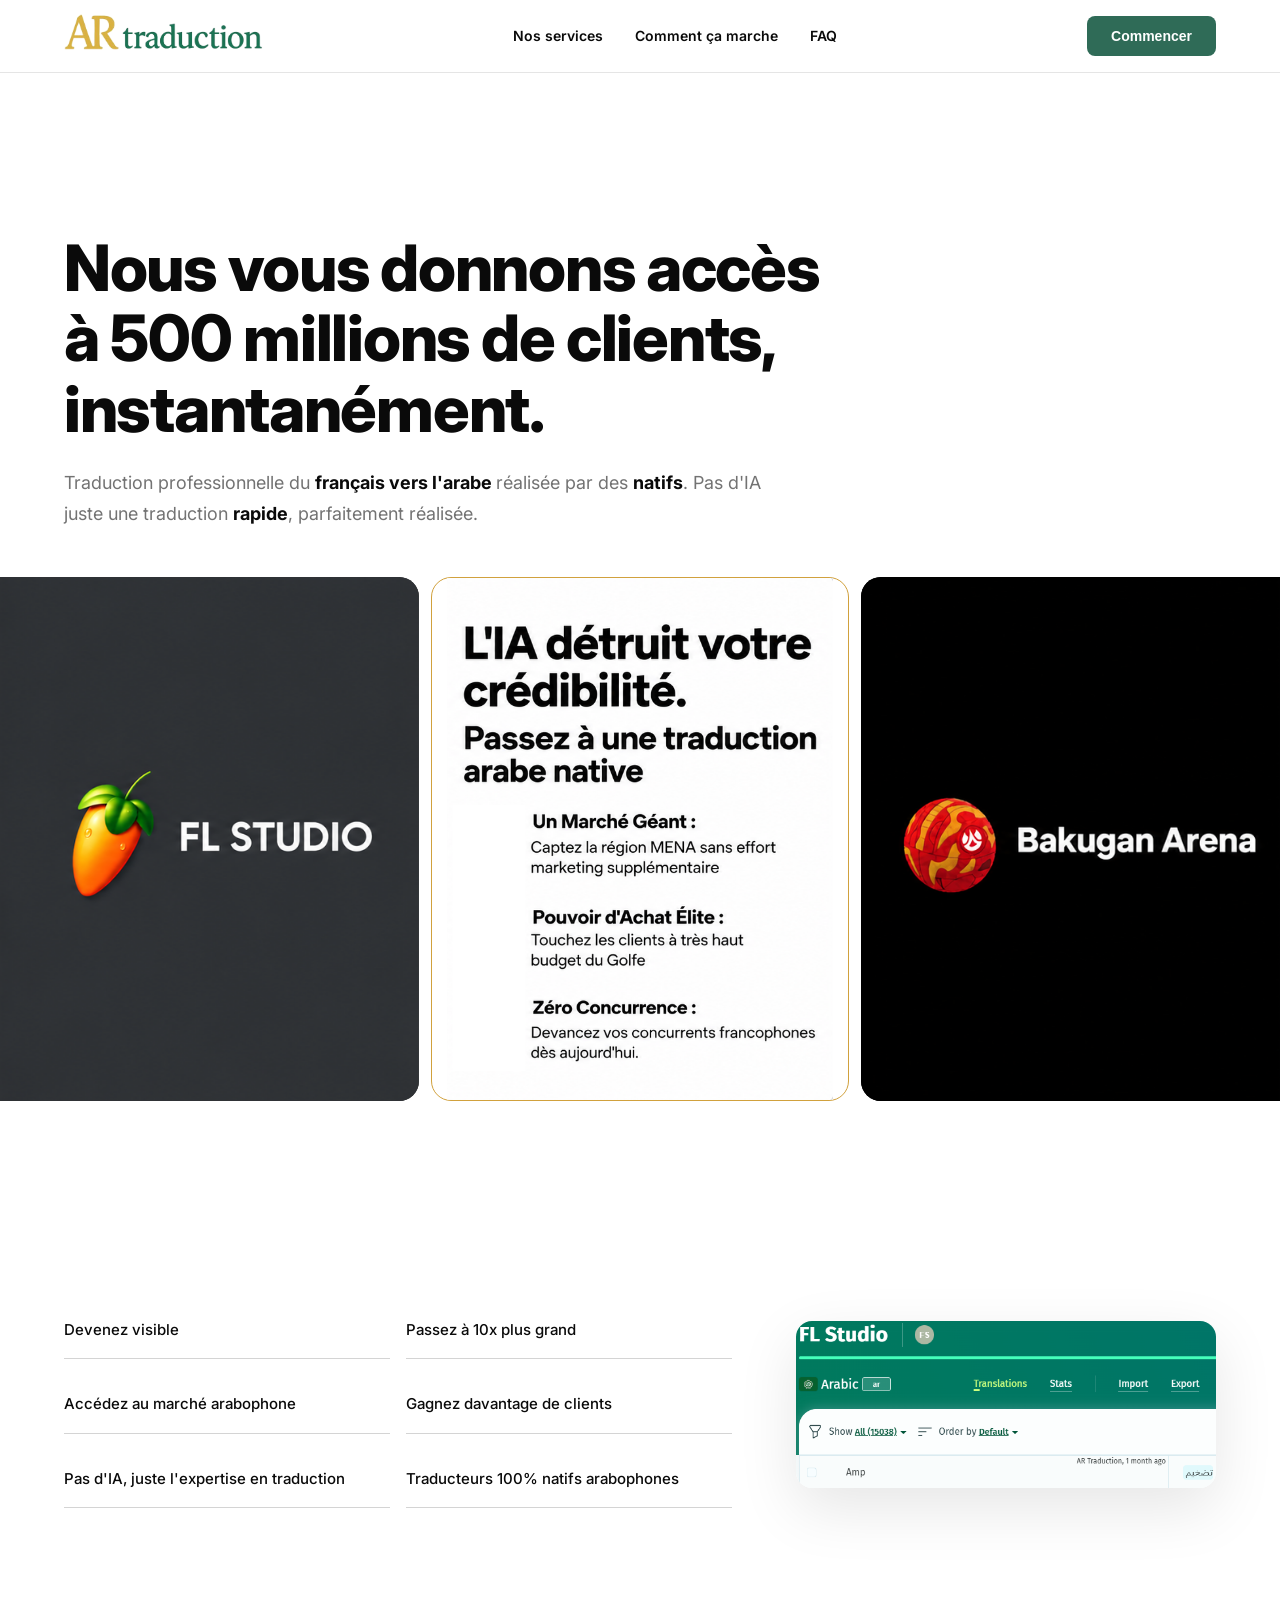
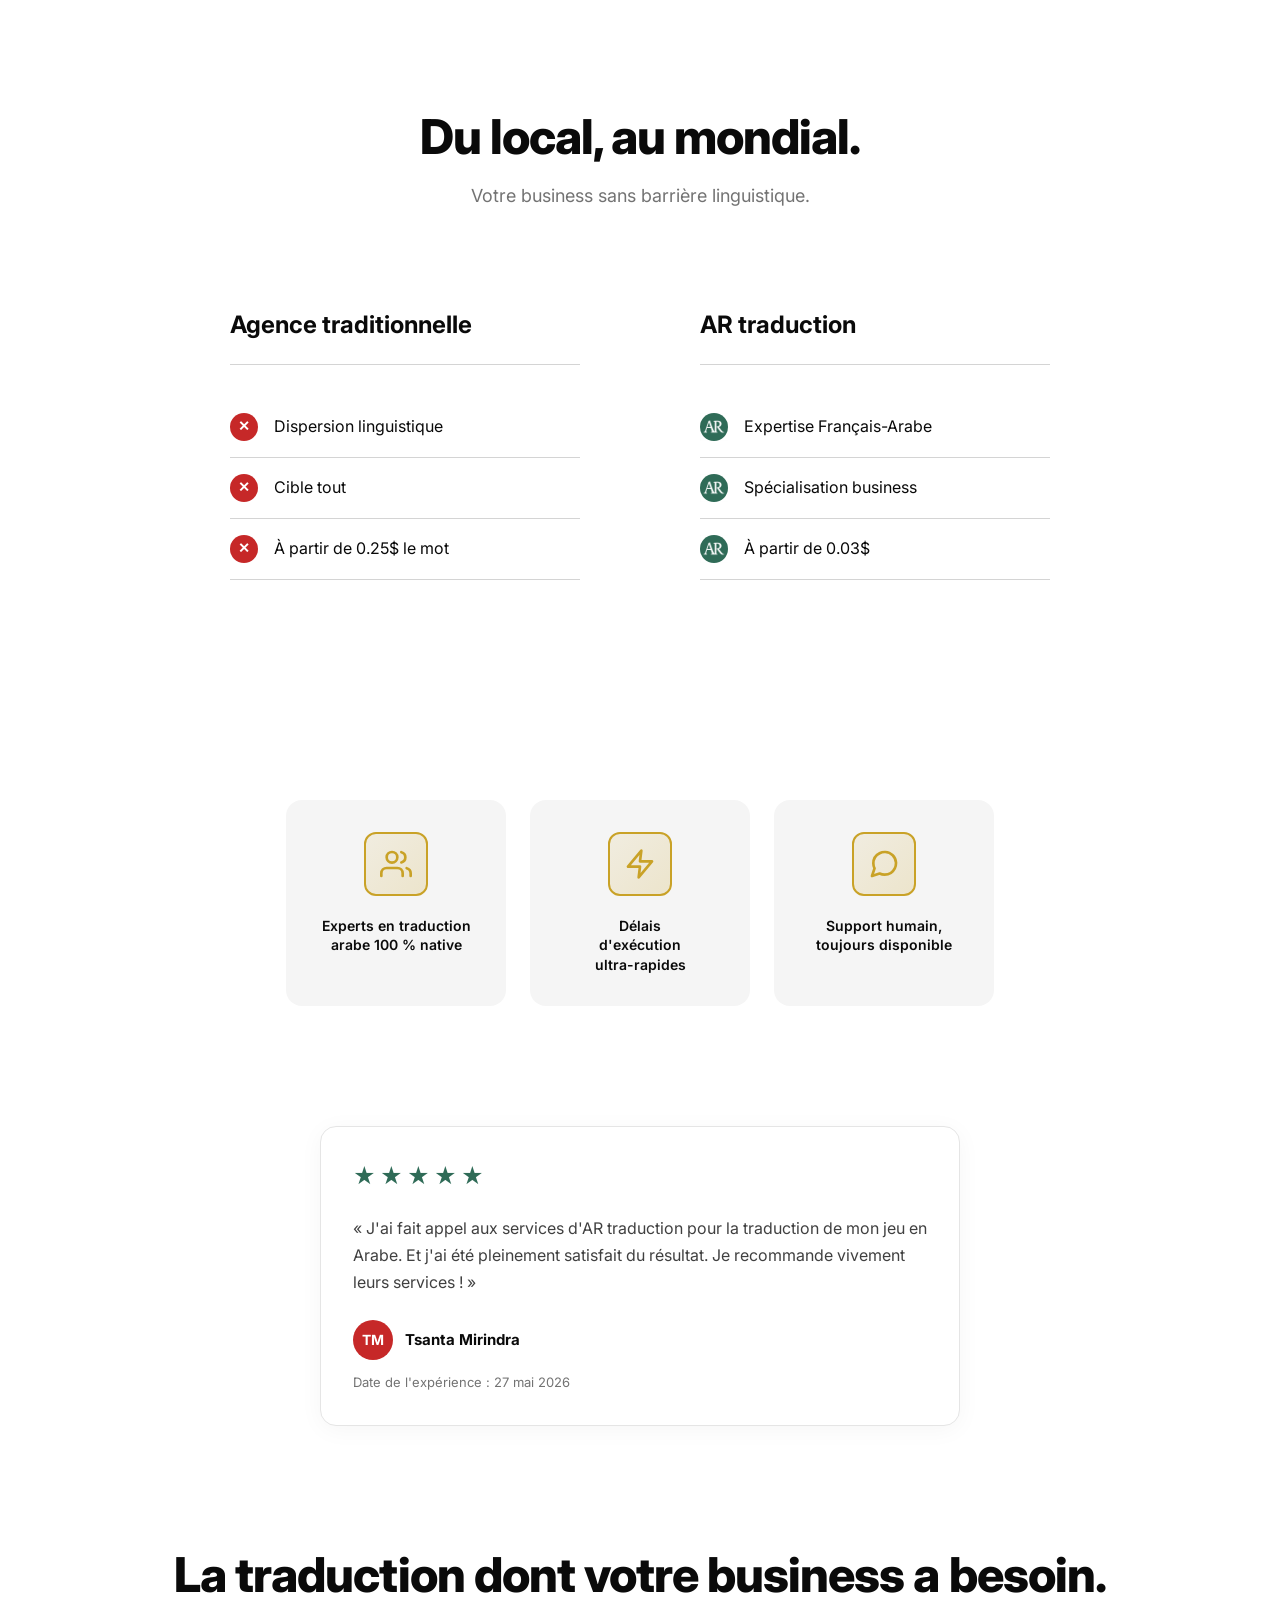
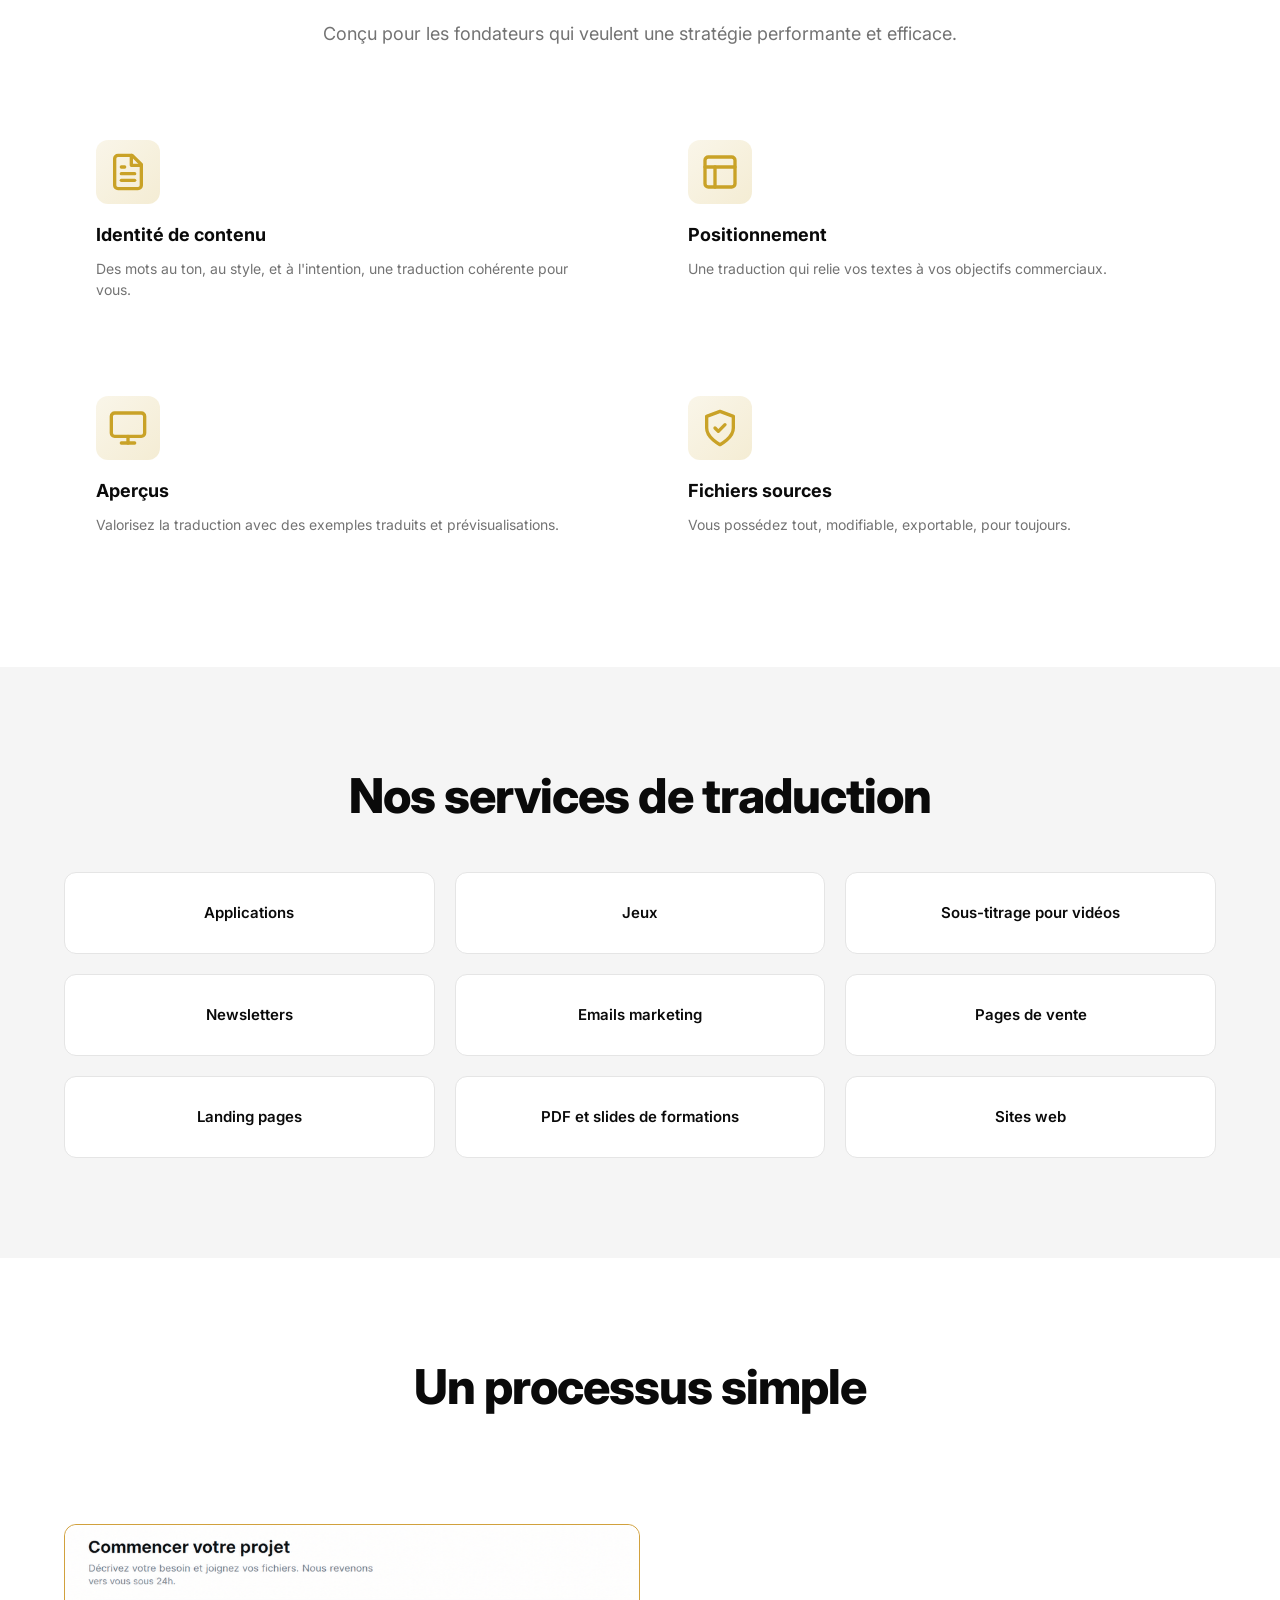
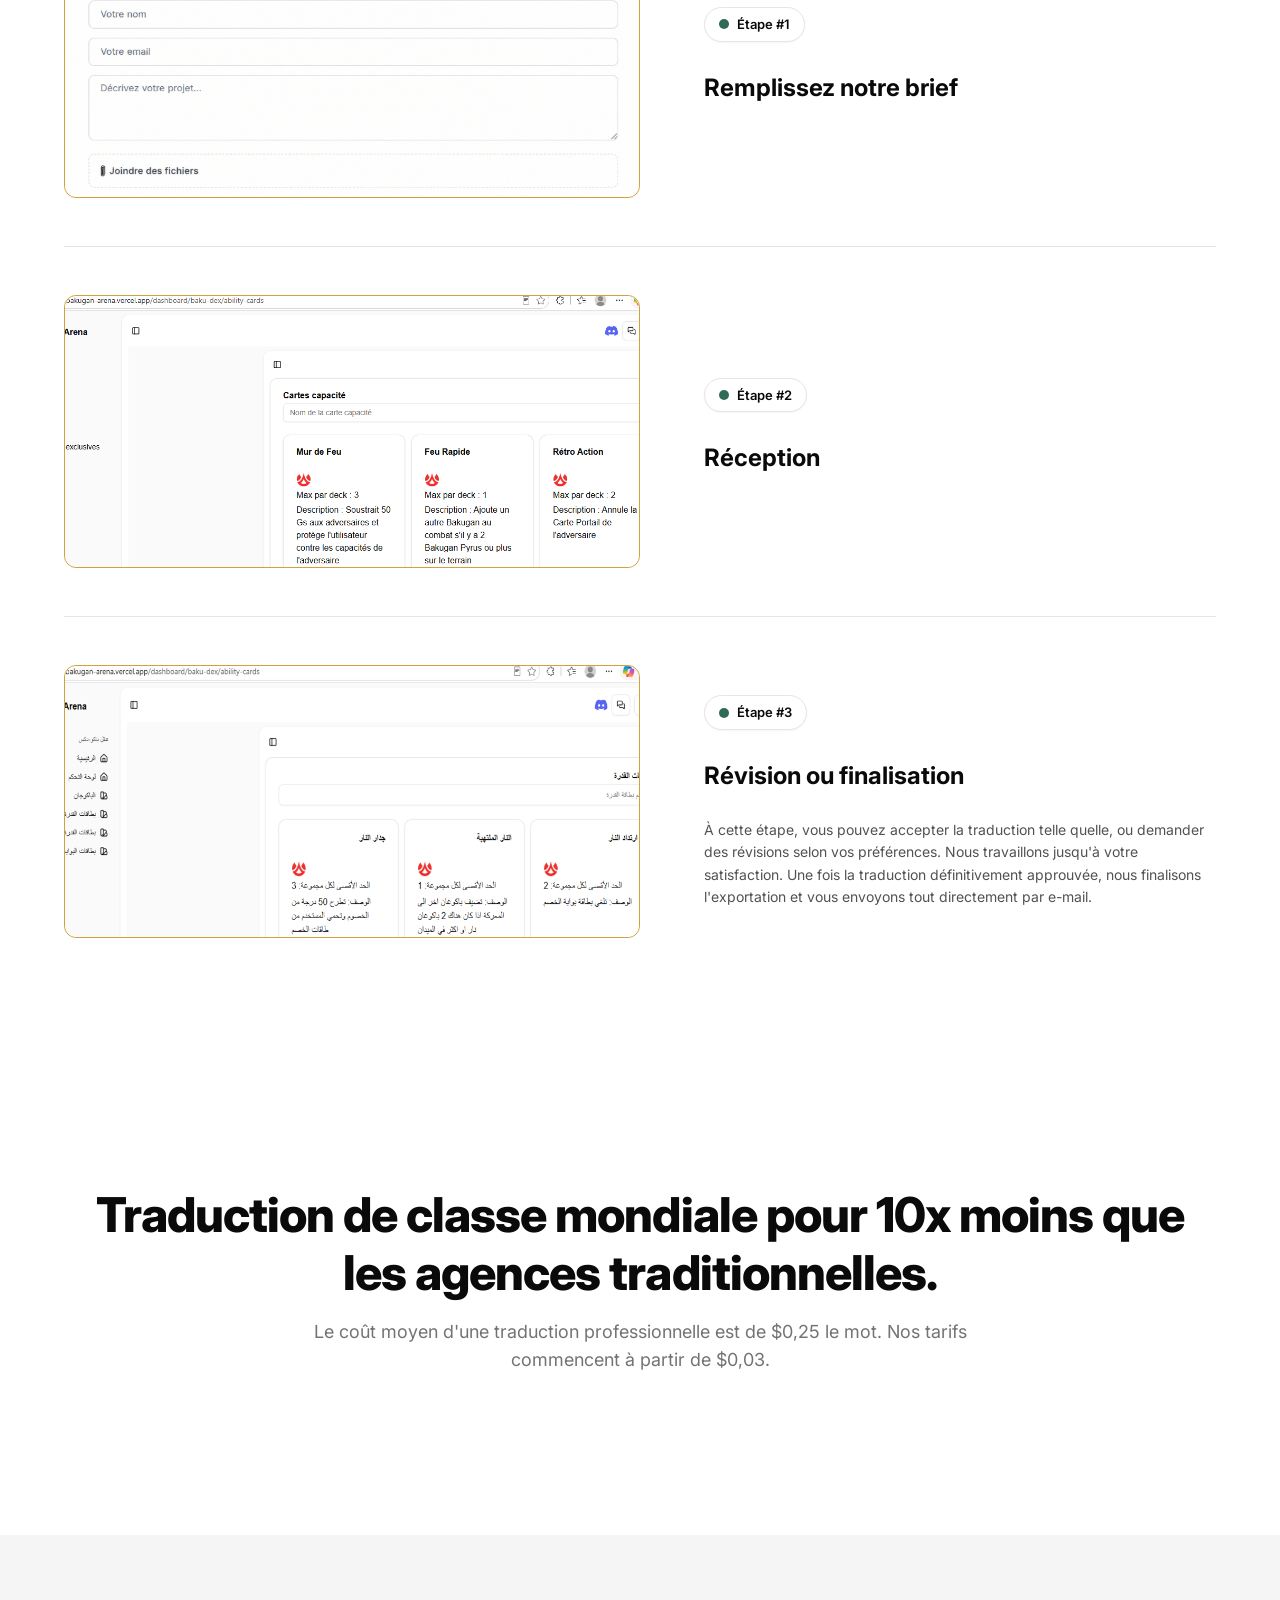
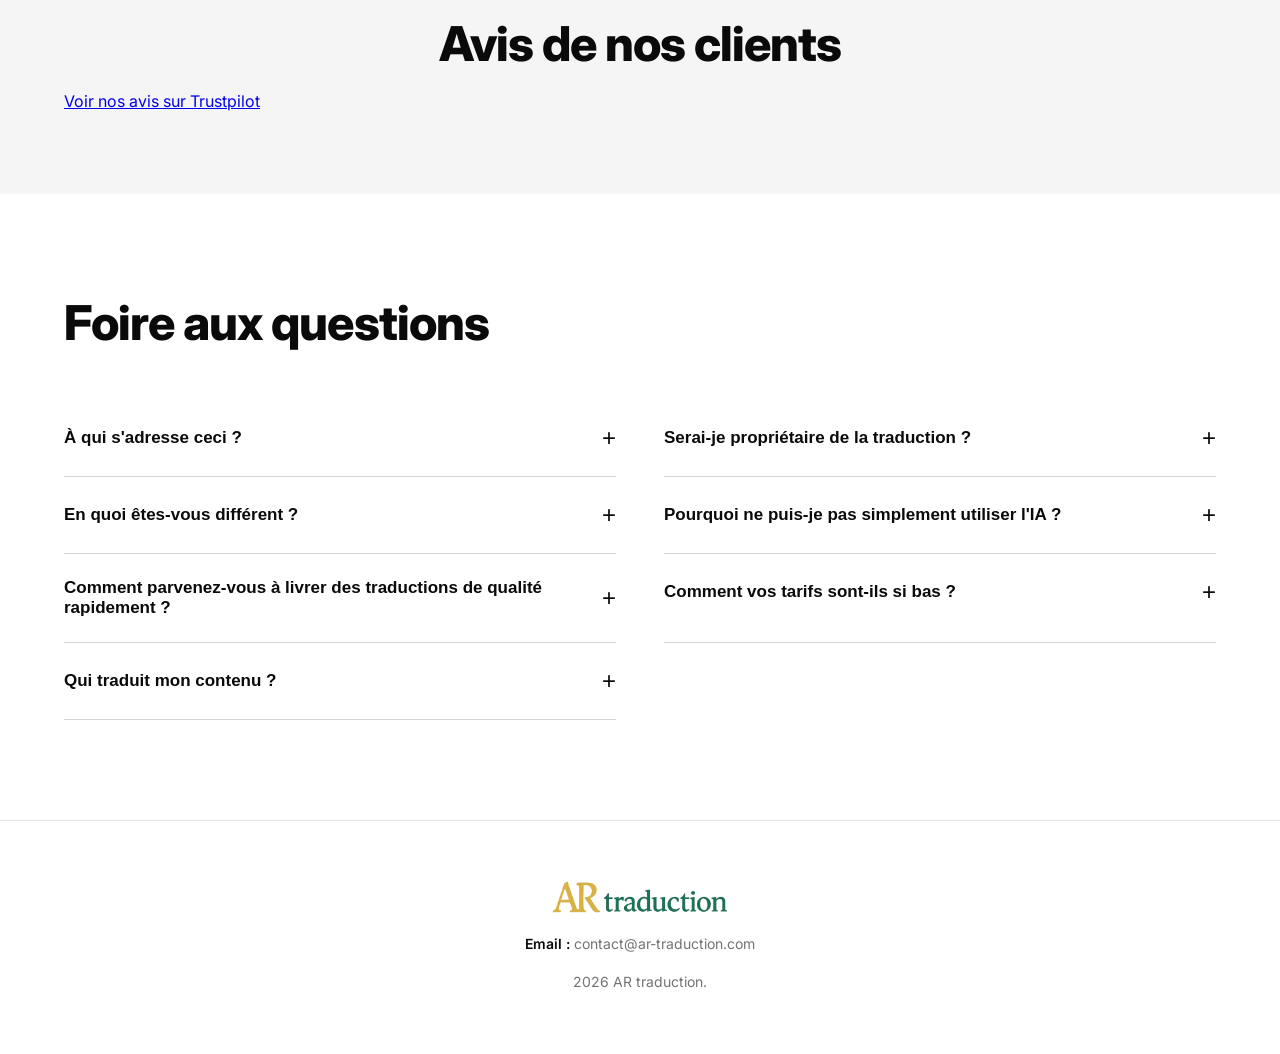
<file: index.html>
<!DOCTYPE html>
<html lang="fr">
<head>
    <meta charset="UTF-8">
    <meta name="viewport" content="width=device-width, initial-scale=1.0">
    <title>AR traduction - Traduction native du français vers l'arabe</title>
    <meta name="description" content="Traduction professionnelle réalisée par des natifs. Pas d'IA, juste une traduction rapide, d'une qualité exceptionnelle.">
    <link rel="stylesheet" href="style.css">
    <link rel="preconnect" href="https://fonts.googleapis.com">
    <link rel="preconnect" href="https://fonts.gstatic.com" crossorigin>
    <link href="https://fonts.googleapis.com/css2?family=Inter:wght@400;500;600;700;800;900&display=swap" rel="stylesheet">

    <link rel="icon" type="image/x-icon" href="images/favicon.ico" sizes="48x48">
    <link rel="apple-touch-icon" sizes="180x180" href="images/favicon.ico">

    <style>
        /* ── CAPTCHA styles ── */
        .captcha-row {
            display: flex;
            flex-direction: column;
            gap: 6px;
        }
        .captcha-label {
            font-size: 0.95rem;
            font-weight: 600;
            color: var(--text, #1a1a2e);
            padding: 2px 0;
        }
        .captcha-input {
            /* inherits .form-input via shared class */
            max-width: 160px;
        }
        /* hide number spinners */
        .captcha-input::-webkit-outer-spin-button,
        .captcha-input::-webkit-inner-spin-button { -webkit-appearance: none; margin: 0; }
        .captcha-input[type=number] { -moz-appearance: textfield; }

        .captcha-error {
            font-size: 0.82rem;
            color: #e53e3e;
            min-height: 1.1em;
            display: block;
        }
        /* shake animation on wrong answer */
        @keyframes captcha-shake {
            0%,100% { transform: translateX(0); }
            20%      { transform: translateX(-6px); }
            40%      { transform: translateX(6px); }
            60%      { transform: translateX(-4px); }
            80%      { transform: translateX(4px); }
        }
        .captcha-input.shake { animation: captcha-shake .4s ease; }

        /* ── Hero gallery — Softriver style ── */
        .hero-gallery {
            margin-top: 3rem;
            width: 100%;
            padding: 20px 0;
            margin-top: calc(3rem - 20px);
            box-sizing: border-box;
            overflow-x: clip;
        }
        .hero-gallery-track {
            display: grid;
            grid-template-columns: minmax(0, 1fr) minmax(0, 1fr) minmax(0, 1fr);
            gap: 12px;
            width: 100%;
        }
        .hero-gallery-card {
            width: 100%;
            aspect-ratio: 4 / 5;
            border-radius: 20px;
            overflow: hidden;
            box-shadow: none;
        }
        .hero-gallery-card img {
            width: 100%;
            height: 100%;
            object-fit: cover;
            object-position: center top;
            display: block;
        }
        @media (max-width: 700px) {
            .hero-gallery-track { grid-template-columns: 1fr; gap: 12px; }
        }

        /* ── Gold border on process step images ── */
        .process-step-image {
            border: 1.5px solid #D1A13D;
        }
    </style>

    <!-- TrustBox script (Trustpilot) -->
    <script type="text/javascript" src="//widget.trustpilot.com/bootstrap/v5/tp.widget.bootstrap.min.js" async></script>
</head>
<body>
    <!-- Navigation -->
    <nav class="navbar">
        <div class="container nav-container">
            <a href="#" class="logo">
                <img src="images/logo.png" alt="AR traduction" class="logo-img">
            </a>
            <ul class="nav-links">
                <li><a href="#services">Nos services</a></li>
                <li><a href="#process">Comment ça marche</a></li>
                <li><a href="#faq">FAQ</a></li>
            </ul>
            <button class="nav-cta" id="openContactBtn">Commencer</button>
        </div>
    </nav>

    <!-- Hero Section -->
    <section class="hero">
        <div class="container">
            <h1 class="hero-title">
                Nous vous donnons accès<br>
                à 500 millions de clients, instantanément.
            </h1>
            <p class="hero-subtitle">
                Traduction professionnelle du <strong>français vers l'arabe </strong>réalisée par des <strong>natifs</strong>. Pas d'IA juste une traduction <strong>rapide</strong>, parfaitement réalisée.
            </p>
        </div>
        <div class="hero-gallery">
            <div class="hero-gallery-track">
                <div class="hero-gallery-card" style="background:#2d2d2d; border-radius: 0 20px 20px 0;">
                    <img src="images/gallery-1.png" alt="FL Studio — traduction arabe" style="object-fit:cover; object-position: center 40%;">
                </div>
                <div class="hero-gallery-card" style="background:#fff; border-radius: 20px; border: 1.5px solid #D1A13D;">
                    <img src="images/gallery-2.png" alt="Exemple de traduction arabe native" style="object-fit:contain; object-position:center top;">
                </div>
                <div class="hero-gallery-card" style="background:#000; border-radius: 20px 0 0 20px;">
                    <img src="images/gallery-3.png" alt="Bakugan Arena — traduction arabe" style="object-fit:cover; object-position: center 40%;">
                </div>
            </div>
        </div>
    </section>

    <!-- Features Section -->
    <section class="features">
        <div class="container">
            <div class="features-content">
                <div class="features-text">
                    <div class="features-grid">
                        <div class="feature-item"><span class="feature-name">Devenez visible</span><span class="feature-divider"></span></div>
                        <div class="feature-item"><span class="feature-name">Passez à 10x plus grand</span><span class="feature-divider"></span></div>
                        <div class="feature-item"><span class="feature-name">Accédez au marché arabophone</span><span class="feature-divider"></span></div>
                        <div class="feature-item"><span class="feature-name">Gagnez davantage de clients</span><span class="feature-divider"></span></div>
                        <div class="feature-item"><span class="feature-name">Pas d'IA, juste l'expertise en traduction</span><span class="feature-divider"></span></div>
                        <div class="feature-item"><span class="feature-name">Traducteurs 100% natifs arabophones</span><span class="feature-divider"></span></div>
                    </div>
                </div>
                <div class="features-image">
                    <img src="images/card.png" alt="Exemple de traduction">
                </div>
            </div>
        </div>
    </section>

    <!-- Comparison Section -->
    <section class="comparison">
        <div class="container">
            <h2 class="section-title">Du local, au mondial.</h2>
            <p class="section-subtitle">Votre business sans barrière linguistique.</p>
            <div class="comparison-grid">
                <div class="comparison-card traditional">
                    <h3 class="comparison-title">Agence traditionnelle</h3>
                    <ul class="comparison-list">
                        <li><span class="icon-x">✕</span><span>Dispersion linguistique</span></li>
                        <li><span class="icon-x">✕</span><span>Cible tout</span></li>
                        <li><span class="icon-x">✕</span><span>À partir de 0.25$ le mot</span></li>
                    </ul>
                </div>
                <div class="comparison-card ar-traduction">
                    <h3 class="comparison-title">AR traduction</h3>
                    <ul class="comparison-list">
                        <li><span class="icon-check"><img src="images/ar-logo.png" alt="AR"></span><span>Expertise Français-Arabe</span></li>
                        <li><span class="icon-check"><img src="images/ar-logo.png" alt="AR"></span><span>Spécialisation business</span></li>
                        <li><span class="icon-check"><img src="images/ar-logo.png" alt="AR"></span><span>À partir de 0.03$</span></li>
                    </ul>
                </div>
            </div>
        </div>
    </section>

    <!-- Benefits Section -->
    <section class="benefits">
        <div class="container">
            <div class="benefits-grid" style="grid-template-columns: repeat(3, minmax(0, 220px)); justify-content: center;">
                <div class="benefit-card">
                    <div class="benefit-icon"><svg xmlns="http://www.w3.org/2000/svg" width="32" height="32" viewBox="0 0 24 24" fill="none" stroke="currentColor" stroke-width="2" stroke-linecap="round" stroke-linejoin="round"><path d="M17 21v-2a4 4 0 0 0-4-4H5a4 4 0 0 0-4 4v2"></path><circle cx="9" cy="7" r="4"></circle><path d="M23 21v-2a4 4 0 0 0-3-3.87"></path><path d="M16 3.13a4 4 0 0 1 0 7.75"></path></svg></div>
                    <p class="benefit-text">Experts en traduction<br>arabe 100 % native</p>
                </div>
                <div class="benefit-card">
                    <div class="benefit-icon"><svg xmlns="http://www.w3.org/2000/svg" width="32" height="32" viewBox="0 0 24 24" fill="none" stroke="currentColor" stroke-width="2" stroke-linecap="round" stroke-linejoin="round"><polygon points="13 2 3 14 12 14 11 22 21 10 12 10 13 2"></polygon></svg></div>
                    <p class="benefit-text">Délais<br>d'exécution<br>ultra-rapides</p>
                </div>
                <div class="benefit-card">
                    <div class="benefit-icon"><svg xmlns="http://www.w3.org/2000/svg" width="32" height="32" viewBox="0 0 24 24" fill="none" stroke="currentColor" stroke-width="2" stroke-linecap="round" stroke-linejoin="round"><path d="M21 11.5a8.38 8.38 0 0 1-.9 3.8 8.5 8.5 0 0 1-7.6 4.7 8.38 8.38 0 0 1-3.8-.9L3 21l1.9-5.7a8.38 8.38 0 0 1-.9-3.8 8.5 8.5 0 0 1 4.7-7.6 8.38 8.38 0 0 1 3.8-.9h.5a8.48 8.48 0 0 1 8 8v.5z"></path></svg></div>
                    <p class="benefit-text">Support humain,<br>toujours disponible</p>
                </div>
            </div>
        </div>
    </section>

    <!-- Featured Review (above Package) -->
    <section class="featured-review">
        <div class="container">
            <div class="featured-review-card">
                <div class="review-stars">★★★★★</div>
                <p class="review-quote">« J'ai fait appel aux services d'AR traduction pour la traduction de mon jeu en Arabe. Et j'ai été pleinement satisfait du résultat. Je recommande vivement leurs services ! »</p>
                <div class="review-meta">
                    <div class="review-avatar">TM</div>
                    <div class="review-author-block">
                        <p class="review-author">Tsanta Mirindra</p>
                    </div>
                </div>
                <p class="review-date">Date de l'expérience : 27 mai 2026</p>
            </div>
        </div>
    </section>

    <!-- Package Section -->
    <section class="package">
        <div class="container">
            <h2 class="section-title">La traduction dont votre business a besoin.</h2>
            <p class="section-subtitle">Conçu pour les fondateurs qui veulent une stratégie performante et efficace.</p>
            <div class="package-grid" style="grid-template-columns: repeat(2, 1fr);">
                <div class="package-item">
                    <div class="package-icon"><svg xmlns="http://www.w3.org/2000/svg" width="40" height="40" viewBox="0 0 24 24" fill="none" stroke="currentColor" stroke-width="2" stroke-linecap="round" stroke-linejoin="round"><path d="M14.5 2H6a2 2 0 0 0-2 2v16a2 2 0 0 0 2 2h12a2 2 0 0 0 2-2V7.5L14.5 2z"></path><polyline points="14 2 14 8 20 8"></polyline><line x1="16" y1="13" x2="8" y2="13"></line><line x1="16" y1="17" x2="8" y2="17"></line><line x1="10" y1="9" x2="8" y2="9"></line></svg></div>
                    <h4>Identité de contenu</h4>
                    <p>Des mots au ton, au style, et à l'intention, une traduction cohérente pour vous.</p>
                </div>
                <div class="package-item">
                    <div class="package-icon"><svg xmlns="http://www.w3.org/2000/svg" width="40" height="40" viewBox="0 0 24 24" fill="none" stroke="currentColor" stroke-width="2" stroke-linecap="round" stroke-linejoin="round"><rect x="3" y="3" width="18" height="18" rx="2"/><path d="M3 9h18"/><path d="M9 21V9"/></svg></div>
                    <h4>Positionnement</h4>
                    <p>Une traduction qui relie vos textes à vos objectifs commerciaux.</p>
                </div>
                <div class="package-item">
                    <div class="package-icon"><svg xmlns="http://www.w3.org/2000/svg" width="40" height="40" viewBox="0 0 24 24" fill="none" stroke="currentColor" stroke-width="2" stroke-linecap="round" stroke-linejoin="round"><rect x="2" y="3" width="20" height="14" rx="2" ry="2"></rect><line x1="8" y1="21" x2="16" y2="21"></line><line x1="12" y1="17" x2="12" y2="21"></line></svg></div>
                    <h4>Aperçus</h4>
                    <p>Valorisez la traduction avec des exemples traduits et prévisualisations.</p>
                </div>
                <div class="package-item">
                    <div class="package-icon"><svg xmlns="http://www.w3.org/2000/svg" width="40" height="40" viewBox="0 0 24 24" fill="none" stroke="currentColor" stroke-width="2" stroke-linecap="round" stroke-linejoin="round"><path d="M12 22s8-4 8-10V5l-8-3-8 3v7c0 6 8 10 8 10z"></path><path d="m9 12 2 2 4-4"></path></svg></div>
                    <h4>Fichiers sources</h4>
                    <p>Vous possédez tout, modifiable, exportable, pour toujours.</p>
                </div>
            </div>
        </div>
    </section>

    <!-- Services Section -->
    <section class="services" id="services">
        <div class="container">
            <h2 class="section-title">Nos services de traduction</h2>
            <div class="services-grid">
                <div class="service-card">Applications</div>
                <div class="service-card">Jeux</div>
                <div class="service-card">Sous-titrage pour vidéos</div>
                <div class="service-card">Newsletters</div>
                <div class="service-card">Emails marketing</div>
                <div class="service-card">Pages de vente</div>
                <div class="service-card">Landing pages</div>
                <div class="service-card">PDF et slides de formations</div>
                <div class="service-card">Sites web</div>
            </div>
        </div>
    </section>

    <!-- Comment ça marche / Process Section -->
    <section class="process" id="process">
        <div class="container">
            <h2 class="section-title">Un processus simple</h2>
            <div class="process-grid">
                <div class="process-step">
                    <div class="process-step-image">
                        <img src="images/process-1.png" alt="Étape 1 — Remplissez notre brief">
                    </div>
                    <div class="process-step-body">
                        <span class="process-step-badge"><span class="process-step-dot"></span>Étape #1</span>
                        <h3 class="process-step-title">Remplissez notre brief</h3>
                    </div>
                </div>
                <div class="process-step">
                    <div class="process-step-image">
                        <img src="images/process-2.png" alt="Étape 2 — Réception">
                    </div>
                    <div class="process-step-body">
                        <span class="process-step-badge"><span class="process-step-dot"></span>Étape #2</span>
                        <h3 class="process-step-title">Réception</h3>
                    </div>
                </div>
                <div class="process-step">
                    <div class="process-step-image">
                        <img src="images/process-3.png" alt="Étape 3 — Révision ou finalisation">
                    </div>
                    <div class="process-step-body">
                        <span class="process-step-badge"><span class="process-step-dot"></span>Étape #3</span>
                        <h3 class="process-step-title">Révision ou finalisation</h3>
                        <p class="process-step-text">À cette étape, vous pouvez accepter la traduction telle quelle, ou demander des révisions selon vos préférences. Nous travaillons jusqu'à votre satisfaction. Une fois la traduction définitivement approuvée, nous finalisons l'exportation et vous envoyons tout directement par e-mail.</p>
                    </div>
                </div>
            </div>
        </div>
    </section>

    <!-- Pricing Section -->
    <section class="pricing">
        <div class="container">
            <h2 class="section-title">Traduction de classe mondiale pour 10x moins que les agences traditionnelles.</h2>
            <p class="section-subtitle">Le coût moyen d'une traduction professionnelle est de $0,25 le mot. Nos tarifs commencent à partir de $0,03.</p>
        </div>
    </section>

    <!-- Reviews Section (Trustpilot TrustBox) -->
    <section class="reviews">
        <div class="container">
            <h2 class="section-title">Avis de nos clients</h2>

            <!-- TrustBox widget - Carousel -->
            <div class="trustpilot-widget"
                 data-locale="fr-FR"
                 data-template-id="56278e9abfbbba0bdcd568bc"
                 data-businessunit-id="6a16bdfcb979cc82302ed591"
                 data-style-height="140px"
                 data-style-width="100%"
                 data-theme="light"
                 data-stars="4,5"
                 data-review-languages="fr">
                <a href="https://fr.trustpilot.com/review/ar-traduction.com" target="_blank" rel="noopener">
                    Voir nos avis sur Trustpilot
                </a>
            </div>
            <!-- End TrustBox widget -->
        </div>
    </section>

    <!-- FAQ Section -->
    <section class="faq" id="faq">
        <div class="container">
            <h2 class="section-title">Foire aux questions</h2>
            <div class="faq-list">
                <div class="faq-item">
                    <button class="faq-question">
                        <span>À qui s'adresse ceci ?</span>
                        <span class="faq-icon">+</span>
                    </button>
                    <div class="faq-answer">
                        <p>Nous nous adressons aux marques, produits et services qui souhaitent une traduction de qualité sans devoir attendre des semaines (ou des mois) avec une agence ou un freelance hors de prix.</p>
                    </div>
                </div>
                <div class="faq-item">
                    <button class="faq-question">
                        <span>Serai-je propriétaire de la traduction ?</span>
                        <span class="faq-icon">+</span>
                    </button>
                    <div class="faq-answer">
                        <p>Oui absolument, contrairement à la traduction par IA, vous pouvez pleinement protéger cette traduction.</p>
                    </div>
                </div>
                <div class="faq-item">
                    <button class="faq-question">
                        <span>En quoi êtes-vous différent ?</span>
                        <span class="faq-icon">+</span>
                    </button>
                    <div class="faq-answer">
                        <p>Notre objectif est de permettre à toute personne lançant une entreprise, même avec peu de capital, de disposer d'une traduction de qualité tout en maintenant des prix abordables.</p>
                    </div>
                </div>
                <div class="faq-item">
                    <button class="faq-question">
                        <span>Pourquoi ne puis-je pas simplement utiliser l'IA ?</span>
                        <span class="faq-icon">+</span>
                    </button>
                    <div class="faq-answer">
                        <p>L'IA est idéale pour créer des traductions temporaires lors de la mise en place de votre entreprise. Cependant, si vous souhaitez un contenu durable, crédible et qui transmet puissamment votre vision, opter pour une traduction native est la solution.</p>
                    </div>
                </div>
                <div class="faq-item">
                    <button class="faq-question">
                        <span>Comment parvenez-vous à livrer des traductions de qualité rapidement ?</span>
                        <span class="faq-icon">+</span>
                    </button>
                    <div class="faq-answer">
                        <p>Nous possédons des années d'expérience combinée en traduction, et utilisons des processus pour fournir des traductions à une vitesse record.</p>
                    </div>
                </div>
                <div class="faq-item">
                    <button class="faq-question">
                        <span>Comment vos tarifs sont-ils si bas ?</span>
                        <span class="faq-icon">+</span>
                    </button>
                    <div class="faq-answer">
                        <p>Nous tirons parti de nos années d'expertise combinée en traduction, avec une méthode d'équipe/de collaboration, ce qui nous permet d'être efficaces et de traduire rapidement.</p>
                    </div>
                </div>
                <div class="faq-item">
                    <button class="faq-question">
                        <span>Qui traduit mon contenu ?</span>
                        <span class="faq-icon">+</span>
                    </button>
                    <div class="faq-answer">
                        <p>Tous nos traducteurs sont soigneusement sélectionnés à travers le monde arabe, et chaque traduction est réalisée sous supervision.</p>
                    </div>
                </div>
            </div>
        </div>
    </section>

    <!-- Footer -->
    <footer class="footer">
        <div class="container">
            <div class="footer-content">
                <img src="images/logo.png" alt="AR traduction" class="footer-logo">
                <p class="footer-contact"><span class="footer-contact-label">Email :</span> <a href="mailto:contact@ar-traduction.com" class="footer-contact-email">contact@ar-traduction.com</a></p>
                <p class="footer-text">2026 AR traduction.</p>
            </div>
        </div>
    </footer>

    <!-- Contact Modal -->
    <div class="modal-overlay" id="contactModal" aria-hidden="true">
        <div class="modal" role="dialog" aria-modal="true" aria-labelledby="modalTitle">
            <button class="modal-close" id="closeContactBtn" aria-label="Fermer">×</button>
            <h3 id="modalTitle" class="modal-title">Commencer votre projet</h3>
            <p class="modal-subtitle">Décrivez votre besoin et joignez vos fichiers. Nous revenons vers vous sous 24h.</p>

            <form id="contactForm"
                  action="https://formsubmit.co/contact@ar-traduction.com"
                  method="POST"
                  enctype="multipart/form-data">
                <input type="hidden" name="_subject" value="Nouvelle demande — AR traduction">
                <input type="hidden" name="_captcha" value="false">
                <!-- Bot trap: hidden timestamp field filled by JS; bots that don't run JS won't set it -->
                <input type="hidden" name="_form_loaded" id="formLoadedTime" value="">
                <input type="hidden" name="_template" value="table">
                <input type="hidden" name="_next" value="https://ar-traduction.com/merci.html">
                <input type="hidden" name="_autoresponse" value="Merci pour votre message ! Nous avons bien reçu votre demande et vous répondrons sous 24-48h. — L'équipe AR Traduction">
                <input type="text" name="_honey" style="display:none">

                <div class="form-row">
                    <input class="form-input" type="text" name="Nom" placeholder="Votre nom" required>
                </div>
                <div class="form-row">
                    <input class="form-input" type="email" name="email" placeholder="Votre email" required>
                </div>
                <div class="form-row">
                    <textarea class="form-input" name="Message" rows="5" placeholder="Décrivez votre projet..." required></textarea>
                </div>
                <div class="form-row">
                    <label class="file-label" for="attachments">
                        <span>📎 Joindre des fichiers</span>
                        <span class="file-hint" id="fileHint">Aucun fichier sélectionné</span>
                    </label>
                    <input class="file-input" type="file" id="attachments" name="attachment" multiple>
                </div>
                <!-- Math CAPTCHA -->
                <div class="form-row captcha-row">
                    <label class="captcha-label" id="captchaQuestion">Chargement…</label>
                    <input class="form-input captcha-input" type="number" id="captchaAnswer" placeholder="Votre réponse" autocomplete="off" required>
                    <span class="captcha-error" id="captchaError"></span>
                </div>

                <button class="form-submit" type="submit" id="submitBtn">Envoyer</button>
                <p class="form-status" id="formStatus"></p>
            </form>
        </div>
    </div>

    <script>
    /* ── Anti-bot CAPTCHA ── Registered BEFORE script.js so it fires first on submit */
    (function () {
        'use strict';

        // 1. Record when the page loaded (bots fill forms instantly)
        document.getElementById('formLoadedTime').value = Date.now();

        // ── CAPTCHA engine ──────────────────────────────────────────────
        var ops = [
            { label: function(a,b){ return a + ' + ' + b + ' = ?'; }, fn: function(a,b){ return a+b; } },
            { label: function(a,b){ return a + ' − ' + b + ' = ?'; }, fn: function(a,b){ return a-b; } },
            { label: function(a,b){ return a + ' × ' + b + ' = ?'; }, fn: function(a,b){ return a*b; } }
        ];
        var _answer = null;

        function generateCaptcha() {
            var op = ops[Math.floor(Math.random() * ops.length)];
            var a  = Math.floor(Math.random() * 9) + 1;
            var b  = (op === ops[1])
                        ? Math.floor(Math.random() * a) + 1
                        : Math.floor(Math.random() * 9) + 1;
            _answer = op.fn(a, b);
            document.getElementById('captchaQuestion').textContent =
                'Vérification anti-robot : ' + op.label(a, b);
            var input = document.getElementById('captchaAnswer');
            input.value = '';
            input.classList.remove('shake');
            document.getElementById('captchaError').textContent = '';
        }

        generateCaptcha();

        // Re-generate each time the modal opens
        var openBtn = document.getElementById('openContactBtn');
        if (openBtn) openBtn.addEventListener('click', generateCaptcha);

        // ── Form submission guard ───────────────────────────────────────
        // Using capture:true so this fires before script.js's bubble-phase listener
        var form = document.getElementById('contactForm');
        if (form) {
            form.addEventListener('submit', function (e) {
                var submitBtn = document.getElementById('submitBtn');
                var input     = document.getElementById('captchaAnswer');
                var errorEl   = document.getElementById('captchaError');
                var userVal   = parseInt(input.value, 10);

                // CAPTCHA check
                if (isNaN(userVal) || userVal !== _answer) {
                    e.preventDefault();
                    e.stopImmediatePropagation(); // prevent script.js listener from running
                    errorEl.textContent = 'Réponse incorrecte — réessayez.';
                    input.classList.remove('shake');
                    void input.offsetWidth;
                    input.classList.add('shake');
                    // Reset button in case script.js already mutated it
                    submitBtn.disabled = false;
                    submitBtn.textContent = 'Envoyer';
                    input.focus();
                    generateCaptcha();
                    return;
                }

                // Time-based check
                var loadedAt = parseInt(document.getElementById('formLoadedTime').value, 10);
                if (Date.now() - loadedAt < 3000) {
                    e.preventDefault();
                    e.stopImmediatePropagation();
                    errorEl.textContent = 'Soumission trop rapide — veuillez réessayer.';
                    submitBtn.disabled = false;
                    submitBtn.textContent = 'Envoyer';
                    return;
                }

                // All checks passed — script.js listener runs normally
                errorEl.textContent = '';
            }, true); // <-- capture phase: runs before script.js
        }
    })();
    </script>

    <script src="script.js"></script>
</body>
</html>
</file>
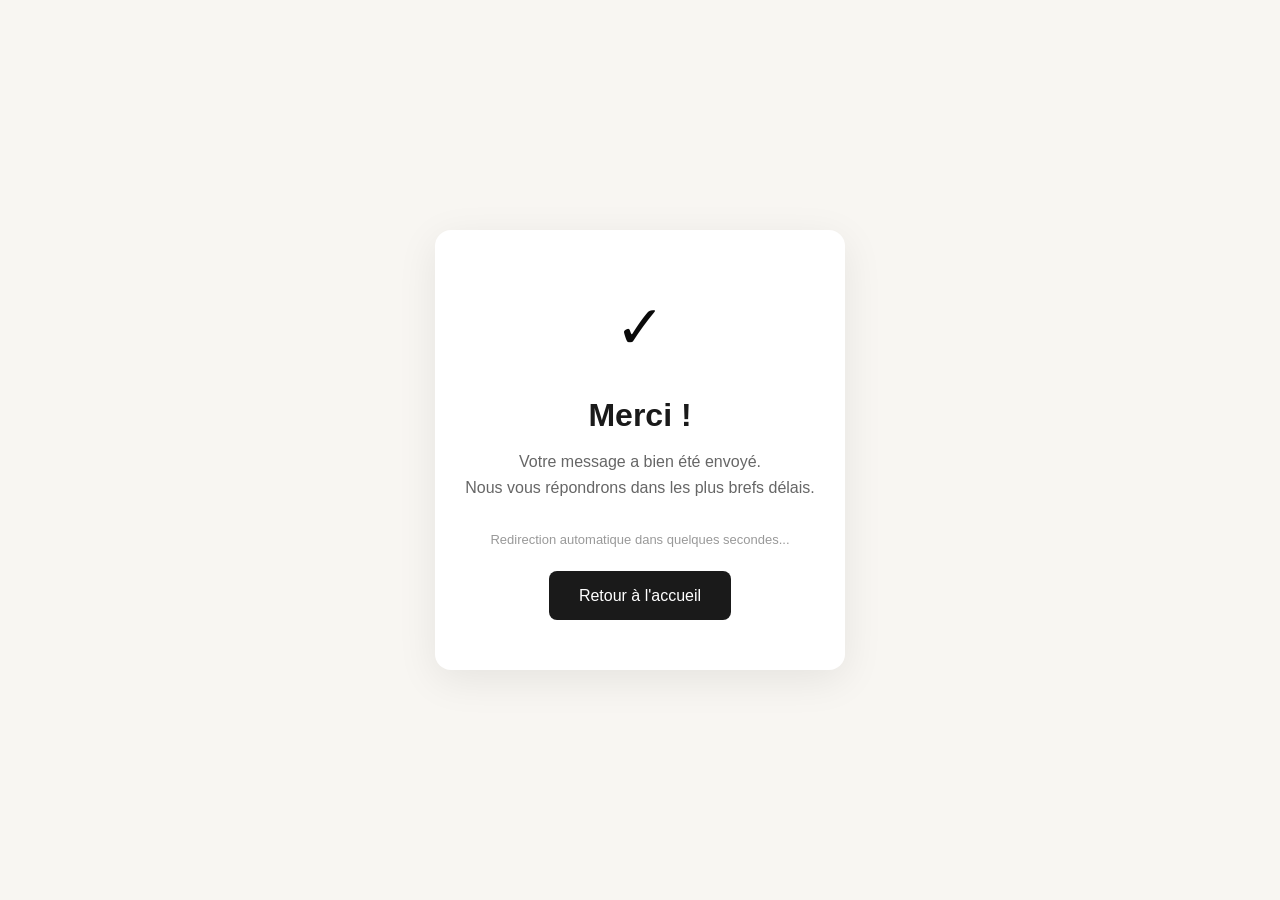
<file: merci.html>
<!DOCTYPE html>
<html lang="fr">
<head>
  <meta charset="UTF-8">
  <title>Merci - AR Traduction</title>
  <meta http-equiv="refresh" content="10;url=index.html">
  <link rel="stylesheet" href="style.css">
</head>
<body style="display:flex;align-items:center;justify-content:center;min-height:100vh;background:#f8f6f2;font-family:Arial,sans-serif;text-align:center;padding:20px;">
  <div style="max-width:500px;background:white;padding:50px 30px;border-radius:16px;box-shadow:0 10px 40px rgba(0,0,0,0.08);">
    <div style="font-size:60px;margin-bottom:20px;">✓</div>
    <h1 style="color:#1a1a1a;margin-bottom:15px;">Merci !</h1>
    <p style="color:#666;font-size:16px;line-height:1.6;">
      Votre message a bien été envoyé.<br>
      Nous vous répondrons dans les plus brefs délais.
    </p>
    <p style="color:#999;font-size:13px;margin-top:30px;">
      Redirection automatique dans quelques secondes...
    </p>
    <a href="index.html" style="display:inline-block;margin-top:20px;padding:12px 30px;background:#1a1a1a;color:white;text-decoration:none;border-radius:8px;">Retour à l'accueil</a>
  </div>
</body>
</html>
</file>
<file: style.css>
/* Reset and Base Styles */
* {
    margin: 0;
    padding: 0;
    box-sizing: border-box;
}

:root {
    --gold: #C9A227;
    --gold-light: #D4AF37;
    --gold-dark: #B8860B;
    --green: #2F6B57;
    --green-light: #3D806A;
    --red: #C62828;
    --black: #0a0a0a;
    --dark: #1a1a1a;
    --gray-900: #171717;
    --gray-800: #262626;
    --gray-700: #404040;
    --gray-600: #525252;
    --gray-500: #737373;
    --gray-400: #a3a3a3;
    --gray-300: #d4d4d4;
    --gray-200: #e5e5e5;
    --gray-100: #f5f5f5;
    --white: #ffffff;
}

html {
    scroll-behavior: smooth;
}

body {
    font-family: 'Inter', -apple-system, BlinkMacSystemFont, 'Segoe UI', Roboto, sans-serif;
    background-color: var(--white);
    color: var(--black);
    line-height: 1.6;
    overflow-x: hidden;
}

.container {
    max-width: 1200px;
    margin: 0 auto;
    padding: 0 24px;
}

/* Typography */
h1, h2, h3, h4 {
    font-weight: 700;
    line-height: 1.2;
}

.gold {
    color: var(--gold);
}

/* Navigation */
.navbar {
    position: sticky;
    top: 0;
    background: var(--white);
    z-index: 1000;
    border-bottom: 1px solid var(--gray-200);
}

.nav-container {
    display: flex;
    justify-content: space-between;
    align-items: center;
    height: 72px;
}

.logo-img {
    height: 36px;
    width: auto;
}

.nav-cta {
    background: var(--green);
    color: var(--white);
    border: none;
    padding: 12px 24px;
    border-radius: 8px;
    font-size: 14px;
    font-weight: 600;
    cursor: pointer;
    transition: all 0.2s ease;
}

.nav-cta:hover {
    background: var(--green-light);
    transform: translateY(-1px);
}

/* Hero Section */
.hero {
    padding: 160px 0 80px;
    text-align: left;
}

.hero-title {
    font-size: clamp(36px, 5vw, 64px);
    font-weight: 800;
    line-height: 1.1;
    margin-bottom: 24px;
    letter-spacing: -0.02em;
}

.hero-subtitle {
    font-size: 18px;
    color: var(--gray-500);
    max-width: 700px;
    line-height: 1.7;
}

.hero-subtitle strong {
    color: var(--black);
}

/* ===== Gallery Section (placeholder-safe) ===== */
.gallery {
    padding: 40px 0 80px;
}

.gallery-grid {
    display: flex;
    gap: 16px;
    border-radius: 16px;
    max-width: 1100px;
    margin: 0 auto;
}

.gallery-item {
    flex: 1;
    overflow: hidden;
    border-radius: 12px;
    height: 360px;
    max-height: 360px;
    background: var(--gray-100);
}

.gallery-item img {
    display: block;
    width: 100%;
    height: 100%;
    object-fit: cover;
    object-position: center;
    transition: transform 0.3s ease;
}

.gallery-item:hover img {
    transform: scale(1.02);
}

/* Features Section */
.features {
    padding: 100px 0;
    background: white;
}

.features-content {
    display: flex;
    flex-direction: row;
    gap: 64px;
    align-items: center;
}

.features-text {
    flex: 1;
}

.features-image {
    flex: 0 0 420px;
    max-width: 420px;
    display: flex;
    justify-content: center;
    align-items: center;
}

.features-image img {
    max-width: 100%;
    height: auto;
    border-radius: 16px;
    box-shadow: 0 20px 60px rgba(0, 0, 0, 0.1);
}

.features-title {
    font-size: clamp(28px, 3vw, 40px);
    font-weight: 700;
    line-height: 1.3;
    margin-bottom: 48px;
}

.features-grid {
    display: grid;
    grid-template-columns: 1fr 1fr;
    gap: 16px;
}

.feature-item {
    padding: 16px 0;
    border-bottom: 1px solid var(--gray-300);
}

.feature-name {
    font-size: 15px;
    font-weight: 500;
    color: var(--black);
}

/* Section Titles */
.section-title {
    font-size: clamp(32px, 4vw, 48px);
    font-weight: 800;
    text-align: center;
    margin-bottom: 16px;
    letter-spacing: -0.02em;
}

.section-subtitle {
    font-size: 18px;
    color: var(--gray-500);
    text-align: center;
    max-width: 700px;
    margin: 0 auto 60px;
}

/* Comparison Section */
.comparison {
    padding: 100px 0;
}

.comparison-grid {
    display: grid;
    grid-template-columns: 1fr 1fr;
    gap: 40px;
    max-width: 900px;
    margin: 0 auto;
}

.comparison-card {
    padding: 40px;
    border-radius: 16px;
    background: var(--white);
}

.comparison-title {
    font-size: 24px;
    font-weight: 700;
    margin-bottom: 32px;
}

.comparison-list {
    list-style: none;
}

.comparison-list li {
    display: flex;
    align-items: center;
    gap: 16px;
    padding: 16px 0;
    border-bottom: 1px solid var(--gray-300);
    font-size: 16px;
}

.comparison-title {
    border-bottom: 1px solid var(--gray-300);
    padding-bottom: 24px;
}

.icon-x {
    display: flex;
    align-items: center;
    justify-content: center;
    width: 28px;
    height: 28px;
    background: var(--red);
    color: var(--white);
    border-radius: 50%;
    font-size: 14px;
    font-weight: 700;
}

.icon-check {
    width: 28px;
    height: 28px;
    border-radius: 50%;
    background: var(--green);
    display: flex;
    align-items: center;
    justify-content: center;
}

.icon-check img {
    width: 28px;
    height: 28px;
    object-fit: contain;
}

/* Benefits Section */
.benefits {
    padding: 80px 0;
    background: var(--white);
}

.benefits-grid {
    display: grid;
    grid-template-columns: repeat(5, 1fr);
    gap: 24px;
}

.benefit-card {
    background: var(--gray-100);
    padding: 32px 24px;
    border-radius: 16px;
    text-align: center;
    transition: transform 0.2s ease, box-shadow 0.2s ease;
}

.benefit-card:hover {
    transform: translateY(-4px);
    box-shadow: 0 10px 40px rgba(0, 0, 0, 0.08);
}

.benefit-icon {
    width: 64px;
    height: 64px;
    margin: 0 auto 20px;
    display: flex;
    align-items: center;
    justify-content: center;
    background: linear-gradient(135deg, rgba(201, 162, 39, 0.1), rgba(201, 162, 39, 0.2));
    border-radius: 12px;
    border: 2px solid var(--gold);
    color: var(--gold);
}

.benefit-text {
    font-size: 14px;
    font-weight: 600;
    color: var(--black);
    line-height: 1.4;
}

/* Package Section */
.package {
    padding: 100px 0;
}

.package-grid {
    display: grid;
    grid-template-columns: repeat(3, 1fr);
    gap: 32px;
    margin-top: 60px;
}

.package-item {
    padding: 32px;
    border-radius: 16px;
    background: var(--white);
    transition: transform 0.2s ease;
}

.package-item:hover {
    transform: translateY(-4px);
}

.package-icon {
    width: 64px;
    height: 64px;
    margin-bottom: 20px;
    display: flex;
    align-items: center;
    justify-content: center;
    background: linear-gradient(135deg, rgba(201, 162, 39, 0.1), rgba(201, 162, 39, 0.2));
    border-radius: 12px;
    color: var(--gold);
}

.package-item h4 {
    font-size: 18px;
    font-weight: 700;
    margin-bottom: 12px;
}

.package-item p {
    font-size: 14px;
    color: var(--gray-500);
    line-height: 1.5;
    margin: 0;
}

/* Services Section */
.services {
    padding: 100px 0;
    background: var(--gray-100);
}

.services-grid {
    display: grid;
    grid-template-columns: repeat(3, 1fr);
    gap: 20px;
    margin-top: 48px;
}

.service-card {
    background: var(--white);
    padding: 28px 24px;
    border-radius: 12px;
    text-align: center;
    font-size: 15px;
    font-weight: 600;
    color: var(--black);
    transition: all 0.2s ease;
    border: 1px solid var(--gray-200);
}

.service-card:hover {
    border-color: var(--gold);
    box-shadow: 0 4px 20px rgba(201, 162, 39, 0.15);
    transform: translateY(-2px);
}

/* Pricing Section */
.pricing {
    padding: 100px 0;
}

/* Reviews Section */
.reviews {
    padding: 80px 0;
    background: var(--gray-100);
}

.reviews-grid {
    display: grid;
    gap: 24px;
    max-width: 900px;
    margin: 0 auto;
}

.review-card {
    background: var(--white);
    padding: 24px;
    border-radius: 16px;
    box-shadow: 0 4px 20px rgba(0,0,0,0.05);
}

.review-author {
    font-weight: 700;
    margin-bottom: 8px;
}

.review-stars {
    color: var(--gold);
    margin-bottom: 12px;
    font-size: 18px;
}

.review-text {
    color: var(--gray-700);
    font-size: 15px;
    line-height: 1.5;
}

/* FAQ Section */
.faq {
    padding: 100px 0;
    background: var(--white);
}

.faq .section-title {
    text-align: left;
    margin-bottom: 48px;
}

.faq-list {
    display: grid;
    grid-template-columns: 1fr 1fr;
    column-gap: 48px;
    max-width: 100%;
}

.faq-item {
    border-bottom: 1px solid var(--gray-300);
}

.faq-question {
    width: 100%;
    display: flex;
    justify-content: space-between;
    align-items: center;
    padding: 24px 0;
    background: none;
    border: none;
    cursor: pointer;
    text-align: left;
    font-size: 17px;
    font-weight: 600;
    color: var(--black);
    transition: color 0.2s ease;
}

.faq-question:hover {
    color: var(--gold);
}

.faq-icon {
    font-size: 24px;
    font-weight: 300;
    color: var(--black);
    transition: transform 0.3s ease;
}

.faq-item.active .faq-icon {
    transform: rotate(45deg);
}

.faq-answer {
    max-height: 0;
    overflow: hidden;
    transition: max-height 0.3s ease, padding 0.3s ease;
}

.faq-item.active .faq-answer {
    max-height: 500px;
    padding-bottom: 24px;
}

.faq-answer p {
    font-size: 15px;
    color: var(--gray-600);
    line-height: 1.7;
}

/* Footer */
.footer {
    padding: 60px 0;
    border-top: 1px solid var(--gray-200);
}

.footer-content {
    display: flex;
    flex-direction: column;
    align-items: center;
    gap: 16px;
}

.footer-logo {
    height: 32px;
    width: auto;
}

.footer-text {
    font-size: 14px;
    color: var(--gray-500);
}

/* Responsive Design */
@media (max-width: 1024px) {
    .benefits-grid {
        grid-template-columns: repeat(3, 1fr);
    }

    .benefits-grid {
        grid-template-columns: repeat(3, 1fr);
    }

    .package-grid {
        grid-template-columns: repeat(2, 1fr);
    }

    .gallery-item {
        height: 300px;
        max-height: 300px;
    }
}

@media (max-width: 768px) {
    .hero {
        padding: 120px 0 60px;
    }

    .hero-title {
        font-size: 32px;
    }

    .comparison-grid {
        grid-template-columns: 1fr;
    }

    .benefits-grid {
        grid-template-columns: repeat(2, 1fr);
    }

    .package-grid {
        grid-template-columns: 1fr;
    }

    .services-grid {
        grid-template-columns: 1fr 1fr;
    }

    .faq-list {
        grid-template-columns: 1fr;
    }

    .features-content {
        flex-direction: column;
    }

    .features-image {
        flex: unset;
        max-width: 100%;
        width: 100%;
    }

    .features-grid {
        grid-template-columns: 1fr;
    }

    .gallery {
        padding: 24px 0 60px;
    }

    .gallery-item {
        height: 220px;
        max-height: 220px;
    }
}

@media (max-width: 480px) {
    .container {
        padding: 0 16px;
    }

    .hero-title {
        font-size: 28px;
    }

    .section-title {
        font-size: 28px;
    }

    .benefits-grid {
        grid-template-columns: 1fr;
    }

    .services-grid {
        grid-template-columns: 1fr;
    }

    .nav-cta {
        padding: 10px 16px;
        font-size: 13px;
    }

    .gallery-item {
        height: 180px;
        max-height: 180px;
    }
}

/* ===== Contact Modal ===== */
.modal-overlay {
    position: fixed;
    inset: 0;
    background: rgba(0, 0, 0, 0.6);
    display: none;
    align-items: center;
    justify-content: center;
    z-index: 2000;
    padding: 20px;
    animation: fadeIn 0.2s ease;
}

.modal-overlay.active {
    display: flex;
}

@keyframes fadeIn {
    from { opacity: 0; }
    to { opacity: 1; }
}

.modal {
    background: var(--white);
    border-radius: 16px;
    padding: 40px;
    max-width: 520px;
    width: 100%;
    position: relative;
    box-shadow: 0 20px 60px rgba(0,0,0,0.3);
    max-height: 90vh;
    overflow-y: auto;
    animation: slideUp 0.25s ease;
}

@keyframes slideUp {
    from { transform: translateY(20px); opacity: 0; }
    to { transform: translateY(0); opacity: 1; }
}

.modal-close {
    position: absolute;
    top: 12px;
    right: 16px;
    background: none;
    border: none;
    font-size: 32px;
    line-height: 1;
    cursor: pointer;
    color: var(--gray-500);
    transition: color 0.2s ease;
}

.modal-close:hover { color: var(--black); }

.modal-title {
    font-size: 24px;
    font-weight: 700;
    margin-bottom: 8px;
}

.modal-subtitle {
    font-size: 14px;
    color: var(--gray-500);
    margin-bottom: 24px;
}

.form-row { margin-bottom: 16px; }

.form-input {
    width: 100%;
    padding: 14px 16px;
    border: 1px solid var(--gray-300);
    border-radius: 10px;
    font-size: 15px;
    font-family: inherit;
    background: var(--white);
    color: var(--black);
    transition: border-color 0.2s ease;
    resize: vertical;
}

.form-input:focus {
    outline: none;
    border-color: var(--gold);
}

.file-input {
    display: none;
}

.file-label {
    display: flex;
    flex-direction: column;
    gap: 4px;
    padding: 14px 16px;
    border: 1px dashed var(--gray-300);
    border-radius: 10px;
    cursor: pointer;
    font-size: 14px;
    font-weight: 600;
    color: var(--gray-700);
    transition: border-color 0.2s ease, background 0.2s ease;
}

.file-label:hover {
    border-color: var(--gold);
    background: rgba(201, 162, 39, 0.04);
}

.file-hint {
    font-size: 12px;
    font-weight: 400;
    color: var(--gray-500);
}

.form-submit {
    width: 100%;
    padding: 14px 24px;
    background: #2F6B57;
    color: var(--white);
    border: none;
    border-radius: 10px;
    font-size: 15px;
    font-weight: 700;
    cursor: pointer;
    transition: all 0.3s ease;
    box-shadow: 0 8px 24px rgba(47, 107, 87, 0.25);
}

.form-submit:hover {
    background: #3D806A;
    transform: translateY(-2px);
    box-shadow: 0 12px 30px rgba(47, 107, 87, 0.35);
}

.form-submit:active {
    transform: translateY(0);
}
.form-submit:disabled { opacity: 0.6; cursor: not-allowed; }

.form-status {
    margin-top: 12px;
    font-size: 14px;
    text-align: center;
    min-height: 20px;
}

.form-status.success { color: var(--green); }
.form-status.error { color: var(--red); }

@media (max-width: 480px) {
    .modal { padding: 28px 20px; }
    .modal-title { font-size: 20px; }
}

/* ===== Nav Links ===== */
.nav-links {
    display: flex;
    gap: 32px;
    list-style: none;
    margin: 0;
    padding: 0;
}

.nav-links a {
    text-decoration: none;
    color: var(--black);
    font-size: 14px;
    font-weight: 600;
    transition: color 0.2s ease;
}

.nav-links a:hover {
    color: var(--gold);
}

@media (max-width: 768px) {
    .nav-links {
        display: none;
    }
}

/* ===== Featured Review (above Package) ===== */
.featured-review {
    padding: 40px 0 20px;
    background: var(--white);
}

.featured-review-card {
    max-width: 640px;
    margin: 0 auto;
    background: var(--white);
    border: 1px solid var(--gray-200);
    border-radius: 16px;
    padding: 32px;
    box-shadow: 0 4px 24px rgba(0, 0, 0, 0.04);
}

.featured-review-card .review-stars {
    color: #2F6B57;
    font-size: 22px;
    letter-spacing: 4px;
    margin-bottom: 20px;
}

.featured-review-card .review-quote {
    font-size: 16px;
    line-height: 1.7;
    color: var(--gray-700);
    margin-bottom: 24px;
}

.featured-review-card .review-meta {
    display: flex;
    align-items: center;
    gap: 12px;
    margin-bottom: 12px;
}

.featured-review-card .review-avatar {
    width: 40px;
    height: 40px;
    border-radius: 50%;
    background: linear-gradient(135deg, var(--red), var(--red));
    color: var(--white);
    display: flex;
    align-items: center;
    justify-content: center;
    font-weight: 700;
    font-size: 14px;
}

.featured-review-card .review-author {
    font-weight: 700;
    font-size: 15px;
    color: var(--black);
    margin: 0;
}

.featured-review-card .review-date {
    font-size: 13px;
    color: var(--gray-500);
    margin: 0;
}

/* ===== Process Section (Comment ça marche) ===== */
.process {
    padding: 100px 0;
    background: var(--white);
}

.process-grid {
    display: flex;
    flex-direction: column;
    gap: 0;
    margin-top: 60px;
}

.process-step {
    background: transparent;
    padding: 48px 0;
    border-bottom: 1px solid var(--gray-200);
    display: flex;
    flex-direction: row;
    align-items: center;
    gap: 64px;
    text-align: left;
}

.process-step:last-child {
    border-bottom: none;
}

.process-step-image {
    flex: 0 0 50%;
    max-width: 50%;
    border-radius: 12px;
    overflow: hidden;
    background: transparent;
}

.process-step-body {
    display: flex;
    flex-direction: column;
    gap: 16px;
}

.process-step-badge {
    display: inline-flex;
    align-items: center;
    gap: 8px;
    padding: 6px 14px;
    border-radius: 999px;
    background: var(--white);
    border: 1px solid var(--gray-200);
    box-shadow: 0 1px 2px rgba(0, 0, 0, 0.04);
    font-size: 13px;
    font-weight: 600;
    color: var(--black);
    margin-bottom: 16px;
    align-self: flex-start;
}

.process-step-dot {
    width: 10px;
    height: 10px;
    border-radius: 50%;
    background: #2F6B57;
    display: inline-block;
}

.process-step-title {
    font-size: 24px;
    font-weight: 700;
    margin-bottom: 12px;
    color: var(--black);
}

.process-step-text {
    font-size: 15px;
    color: var(--gray-600);
    line-height: 1.7;
}

.process-step-image {
    width: 100%;
    border-radius: 12px;
    overflow: hidden;
    background: transparent;
}

.process-step-image img {
    width: 100%;
    height: auto;
    display: block;
    border-radius: 12px;
}

.process-step-text {
    font-size: 14px;
    color: var(--gray-600);
    line-height: 1.6;
}



@media (max-width: 768px) {
    .process-step {
        flex-direction: column;
    }
    .process-step-image {
        flex: unset;
        max-width: 100%;
        width: 100%;
    }
}
.footer-contact {
    font-size: 14px;
    color: var(--black);
    margin: 4px 0 0;
}

.footer-contact-label {
    color: var(--black);
    font-weight: 600;
}

.footer-contact-email {
    color: var(--gray-500);
    text-decoration: none;
}

.footer-contact-email:hover {
    color: var(--gray-500);
}
}
</file>
